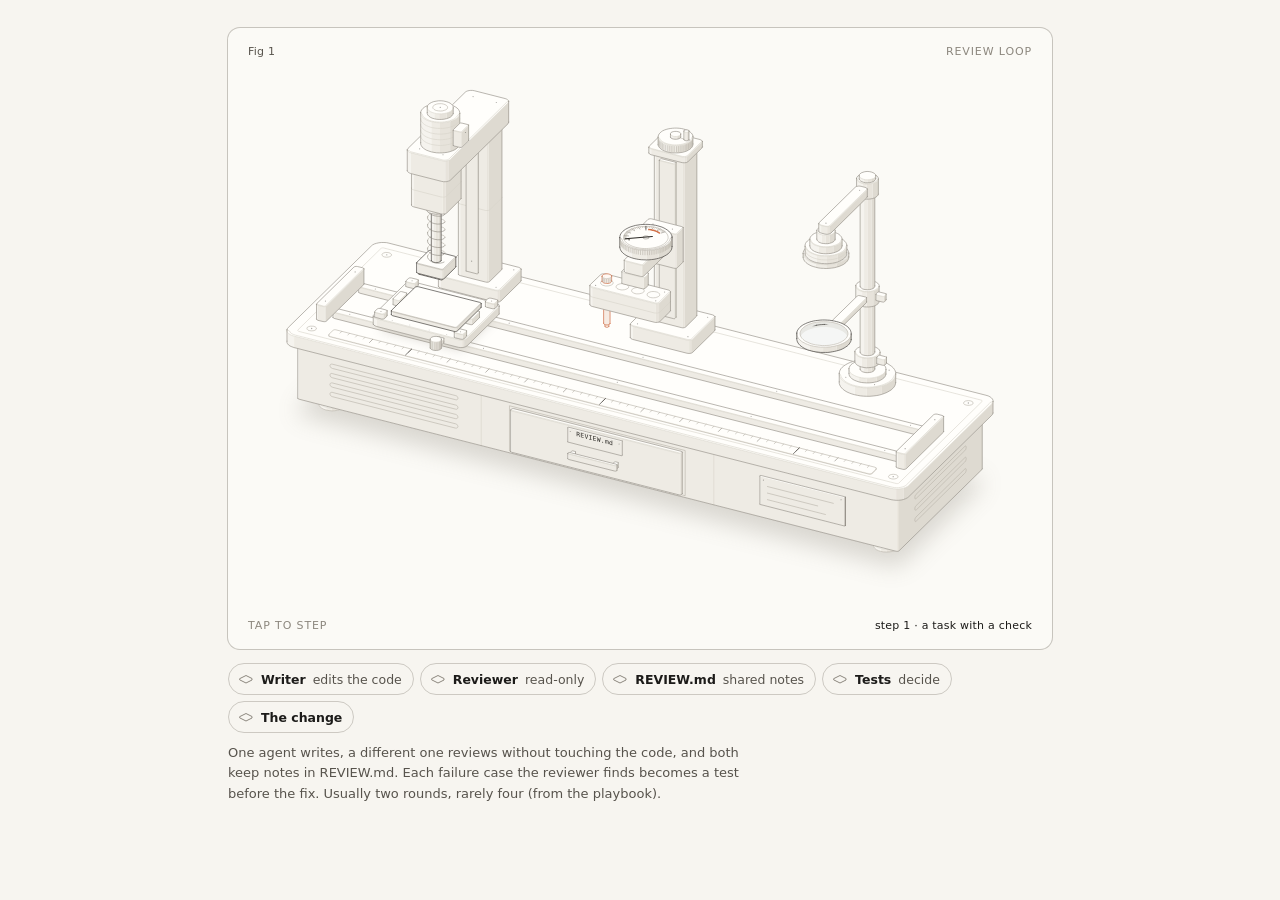
<file: artifacts/review-loop-anatomy/index.html>
<!doctype html>
<html lang="en">
<head>
  <meta charset="utf-8">
  <meta name="viewport" content="width=device-width, initial-scale=1">
  <title>Anatomy of a review loop</title>
  <link rel="stylesheet" href="style.css">
</head>
<body class="iso">
  <main class="rl-page">
    <figure class="iso-figure" data-figure>
      <div class="iso-plate">
        <div class="iso-plate-corners" aria-hidden="true">
          <span class="iso-plate-corner" data-corner="fig">Fig 1</span>
          <span class="iso-plate-corner" data-corner="title">Review loop</span>
          <span class="iso-plate-corner" data-corner="hint">Tap to step</span>
          <span class="iso-plate-corner" data-corner="readout" data-readout aria-live="polite"></span>
        </div>
        <div class="rl-stage" tabindex="0" role="slider" aria-label="Review loop bench. Tap, or press the arrow keys, to step through the loop; Space pauses." aria-valuemin="1" aria-valuemax="6" aria-valuenow="1"></div>
      </div>
      <figcaption class="iso-legend">
        <span class="rl-keys">
          <button class="rl-key" type="button" data-key="writer" aria-pressed="false"><svg class="iso-swatch" viewBox="0 0 16 10" aria-hidden="true"><path d="M2 4.5 8 1.5 14 4.5 14 6 8 9 2 6Z"/></svg><b>Writer</b> edits the code</button>
          <button class="rl-key" type="button" data-key="reviewer" aria-pressed="false"><svg class="iso-swatch" viewBox="0 0 16 10" aria-hidden="true"><path d="M2 4.5 8 1.5 14 4.5 14 6 8 9 2 6Z"/></svg><b>Reviewer</b> read-only</button>
          <button class="rl-key" type="button" data-key="drawer" aria-pressed="false"><svg class="iso-swatch" viewBox="0 0 16 10" aria-hidden="true"><path d="M2 4.5 8 1.5 14 4.5 14 6 8 9 2 6Z"/></svg><b>REVIEW.md</b> shared notes</button>
          <button class="rl-key" type="button" data-key="gauge" aria-pressed="false"><svg class="iso-swatch" viewBox="0 0 16 10" aria-hidden="true"><path d="M2 4.5 8 1.5 14 4.5 14 6 8 9 2 6Z"/></svg><b>Tests</b> decide</button>
          <button class="rl-key" type="button" data-key="shuttle" aria-pressed="false"><svg class="iso-swatch" viewBox="0 0 16 10" aria-hidden="true"><path d="M2 4.5 8 1.5 14 4.5 14 6 8 9 2 6Z"/></svg><b>The change</b></button>
        </span>
        <span class="iso-caption">One agent writes, a different one reviews without touching the code, and both keep notes in REVIEW.md. Each failure case the reviewer finds becomes a test before the fix. Usually two rounds, rarely four (from the playbook).</span>
      </figcaption>
    </figure>
  </main>
  <script type="module" src="main.js"></script>
</body>
</html>
</file>
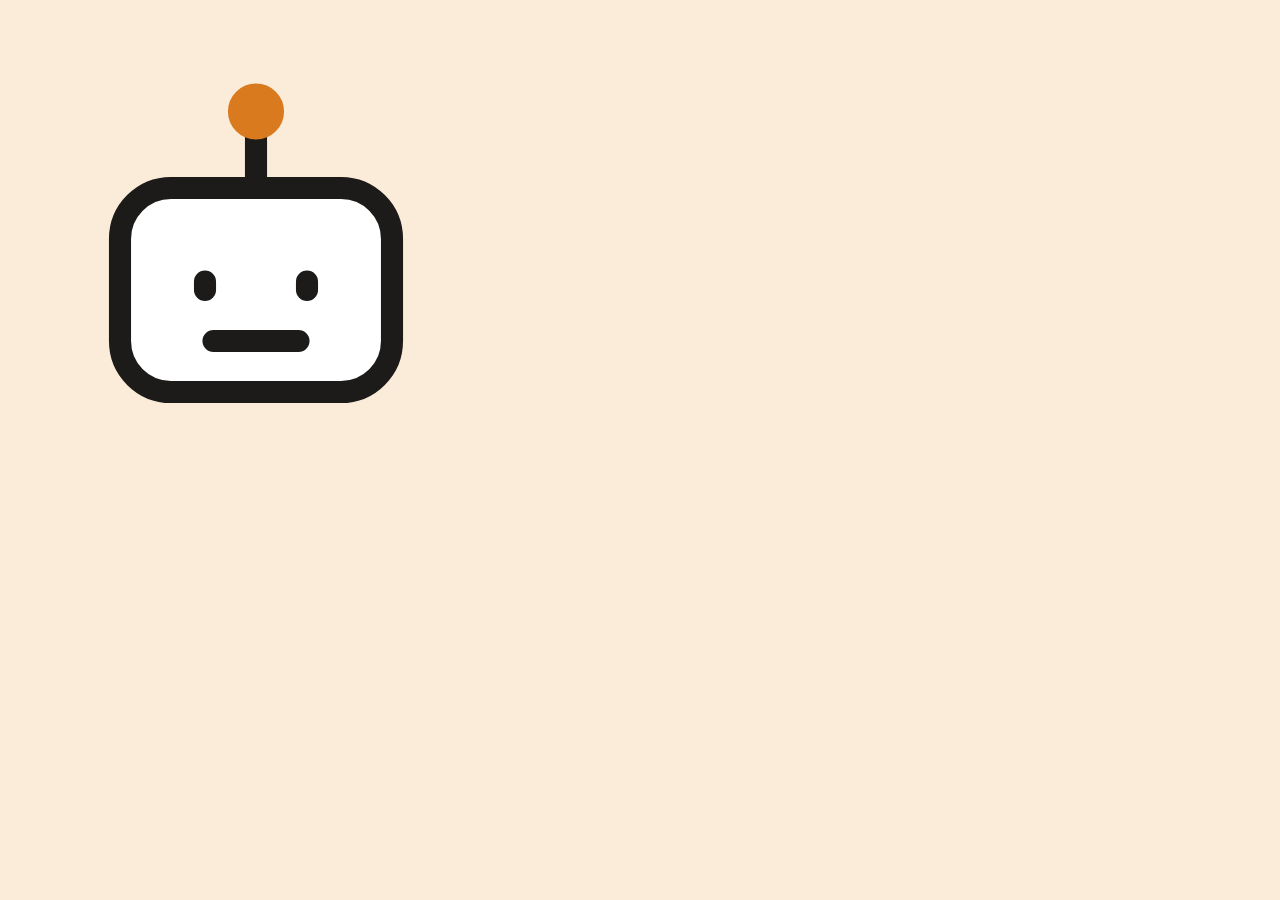
<file: assets/visuals/avatar.html>
<!doctype html><html lang="en"><head><meta charset="utf-8"><title>a/clanker avatar</title><link rel="stylesheet" href="tokens.css"><style>*{box-sizing:border-box}body{margin:0;width:512px;height:512px;background:var(--color-accent-subtle);padding:52px}svg{display:block;width:100%;height:100%}</style></head><body><svg viewBox="0 0 24 24" aria-label="Clanker" fill="none" stroke="var(--color-text)" stroke-width="1.3" stroke-linecap="round" stroke-linejoin="round"><rect x="4" y="8" width="16" height="12" rx="3" fill="var(--color-surface)"/><path d="M12 8V4.5"/><circle cx="12" cy="3.5" r="1" fill="var(--color-accent-fill)" stroke="var(--color-accent-fill)"/><path d="M9 13.5v.5M15 13.5v.5M9.5 17h5"/></svg></body></html>
</file>
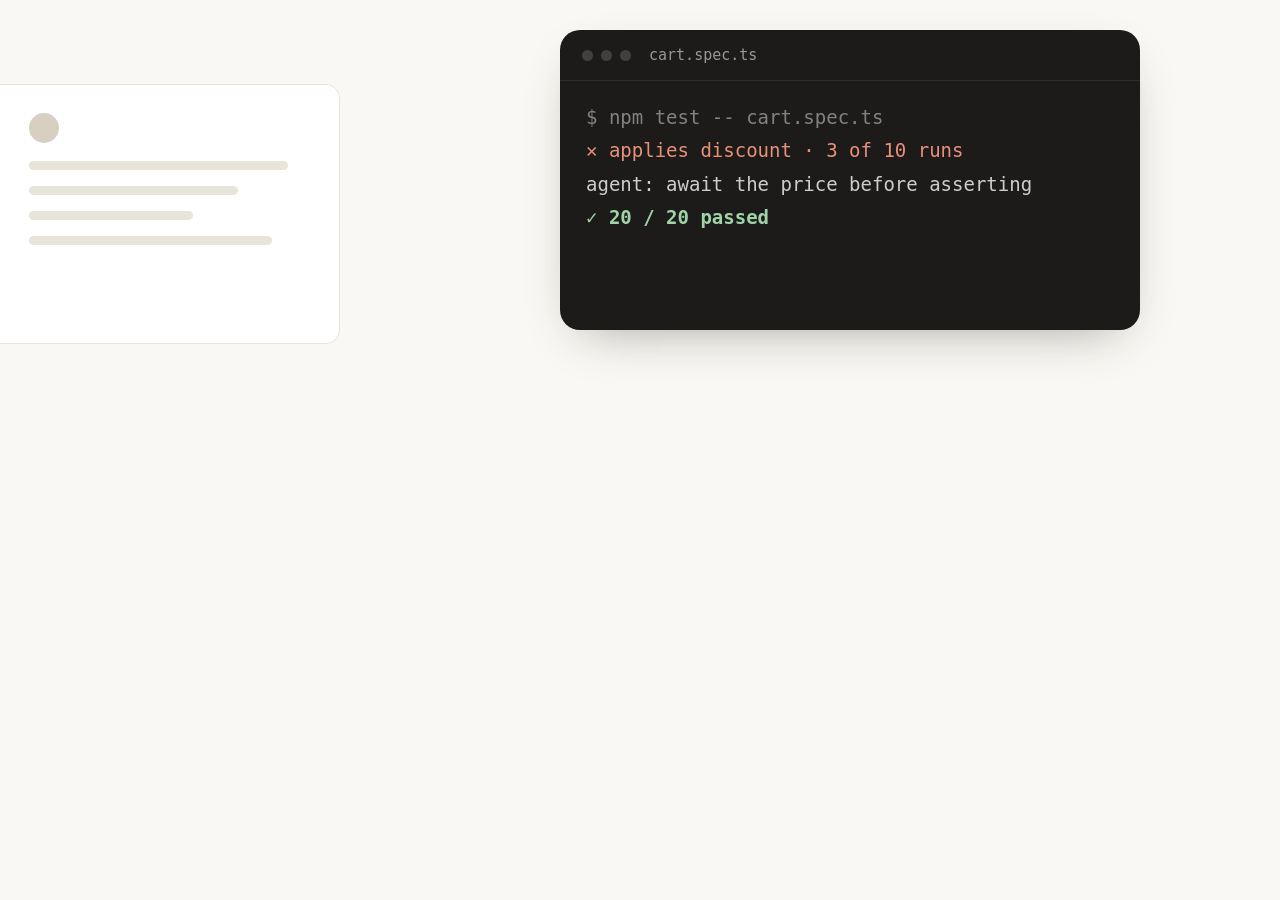
<file: assets/visuals/cover.html>
<!doctype html><html lang="en"><head><meta charset="utf-8"><title>a/clanker cover</title><link rel="stylesheet" href="tokens.css"><style>
*{box-sizing:border-box}body{margin:0;width:1200px;height:264px;overflow:hidden;font-family:var(--font-sans);background:var(--color-bg);color:var(--color-text);-webkit-font-smoothing:antialiased}
.ghost{position:absolute;left:-60px;top:84px;width:400px;height:260px;border:1px solid var(--color-border);border-radius:var(--radius-lg);background:var(--color-surface);padding:28px 28px 0 88px}
.ghost b{display:block;width:30px;height:30px;border-radius:50%;background:var(--color-border-strong);margin:0 0 18px}
.ghost i{display:block;height:9px;border-radius:5px;background:var(--color-border);margin:0 0 16px}
.ghost i:nth-of-type(1){width:92%}.ghost i:nth-of-type(2){width:74%}.ghost i:nth-of-type(3){width:58%}.ghost i:nth-of-type(4){width:86%}
.term{position:absolute;left:560px;top:30px;width:580px;height:300px;border-radius:20px;background:#1c1b19;box-shadow:0 18px 50px -24px rgb(28 27 25 / .45);overflow:hidden;font-family:var(--font-mono, ui-monospace, SFMono-Regular, Menlo, monospace)}
.bar{display:flex;align-items:center;gap:8px;padding:16px 22px;border-bottom:1px solid rgb(255 255 255 / .08)}
.bar span{width:11px;height:11px;border-radius:50%;background:rgb(255 255 255 / .16)}
.bar em{margin-left:10px;font-style:normal;font-size:15px;color:rgb(255 255 255 / .55)}
.body{padding:20px 26px;font-size:19px;line-height:1.75}
.agent{color:rgb(255 255 255 / .78)}.dim{color:rgb(255 255 255 / .45)}.fail{color:#e8907a}.ok{color:#9fd3a8;font-weight:700}
</style></head><body>
<div class="ghost"><b></b><i></i><i></i><i></i><i></i></div>
<div class="term"><div class="bar"><span></span><span></span><span></span><em>cart.spec.ts</em></div><div class="body"><div class="dim">$ npm test -- cart.spec.ts</div><div class="fail">✕ applies discount · 3 of 10 runs</div><div class="agent">agent: await the price before asserting</div><div class="ok">✓ 20 / 20 passed</div></div></div>
</body></html>
</file>
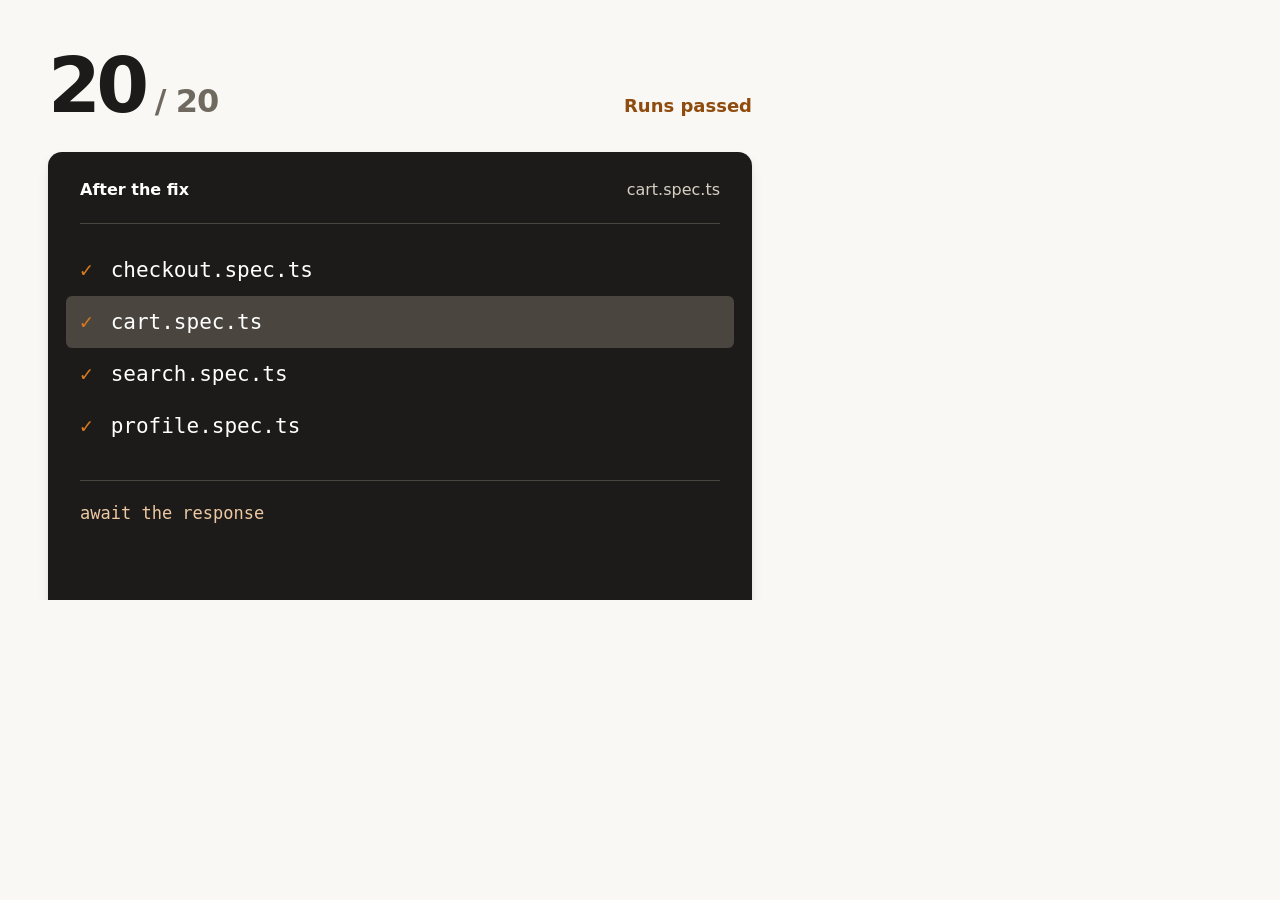
<file: assets/visuals/flaky-preview.html>
<!doctype html><html lang="en"><head><meta charset="utf-8"><title>Flaky tests preview</title><link rel="stylesheet" href="tokens.css"><style>
*{box-sizing:border-box}body{margin:0;width:800px;height:600px;overflow:hidden;font-family:var(--font-sans);background:var(--color-bg);color:var(--color-text)}.stage{position:relative;width:800px;height:600px;padding:48px;overflow:hidden}.result{display:flex;align-items:baseline;gap:14px;margin:0 0 28px}.number{font-size:76px;line-height:1;font-weight:650;letter-spacing:-.06em;font-variant-numeric:tabular-nums}.of{font-size:32px;color:var(--color-text-tertiary);letter-spacing:-.03em}.passed{margin-left:auto;font-size:18px;font-weight:600;color:var(--color-accent-text)}.terminal{width:704px;height:492px;background:var(--color-ink);color:var(--color-on-ink);border-radius:var(--radius-lg);padding:28px 32px;box-shadow:var(--shadow-md)}.terminal-head{display:flex;align-items:center;justify-content:space-between;font-size:16px;padding-bottom:24px;border-bottom:1px solid var(--color-text-secondary)}.terminal-head span:last-child{color:var(--color-border-strong)}.rows{padding-top:20px;font-family:var(--font-mono);font-size:21px}.row{display:flex;gap:18px;padding:14px 0;align-items:center}.tick{color:var(--color-accent-fill)}.row.focus{background:var(--color-text-secondary);margin:0 -14px;padding-inline:14px;border-radius:var(--radius-sm)}.fix{margin-top:28px;padding-top:22px;border-top:1px solid var(--color-text-secondary);font-family:var(--font-mono);font-size:17px;color:var(--color-accent-border)}
</style></head><body><main class="stage"><div class="result"><span class="number">20<span class="of"> / 20</span></span><span class="passed">Runs passed</span></div><div class="terminal"><div class="terminal-head"><b>After the fix</b><span>cart.spec.ts</span></div><div class="rows"><div class="row"><span class="tick">✓</span><span>checkout.spec.ts</span></div><div class="row focus"><span class="tick">✓</span><span>cart.spec.ts</span></div><div class="row"><span class="tick">✓</span><span>search.spec.ts</span></div><div class="row"><span class="tick">✓</span><span>profile.spec.ts</span></div></div><div class="fix">await the response</div></div></main></body></html>
</file>
<file: artifacts/review-loop-anatomy/style.css>
/* Anatomy of a review loop. Kit styles from Anatomy (MIT), tokens in the Abstracts palette. */
.iso{
  --accent:#c2410c;
  --anatomy-page:#f7f5f0;--anatomy-card:#fbfaf6;--anatomy-text:#57534c;--anatomy-strong:#1c1b19;--anatomy-muted:#8c877e;
  --anatomy-paper:#fbfaf6;--anatomy-face:#ffffff;--anatomy-top:#fffefb;
  --anatomy-shade-0:#dedad1;--anatomy-shade-1:#e7e3db;--anatomy-shade-2:#eeebe4;--anatomy-shade-3:#f5f3ee;
  --anatomy-lit-top:#fff8f3;--anatomy-lit-shade:#f6e9df;
  --anatomy-hi:#2a2824;--anatomy-mid:#8c877e;--anatomy-lo:#b7b2a8;--anatomy-faint:#d7d3ca;--anatomy-lit:var(--accent);
  --anatomy-halo:#8a8478;--anatomy-halo-opacity:.3;--anatomy-dot:#3a3833;
  --anatomy-red:var(--accent);--anatomy-green:#4d7c5a;--anatomy-blue:#4f6b8a;
  --anatomy-weight:.6px;--anatomy-ease:cubic-bezier(.32,.72,0,1);
  --anatomy-mono:ui-monospace,"SF Mono",Menlo,Consolas,monospace;
  --void:#cfcac0;--glass:#e9f0f1;--glass-opacity:.38;--pool:#f4c9a4;--pool-opacity:.55;
}
@media (prefers-color-scheme:dark){
  .iso{
    --accent:#f0773a;
    --anatomy-page:#1c1b19;--anatomy-card:#23221f;--anatomy-text:#b9b4ab;--anatomy-strong:#f2efe9;--anatomy-muted:#7f7a71;
    --anatomy-paper:#23221f;--anatomy-face:#34322e;--anatomy-top:#363430;
    --anatomy-shade-0:#22211e;--anatomy-shade-1:#282723;--anatomy-shade-2:#2d2c28;--anatomy-shade-3:#32302c;
    --anatomy-lit-top:#45352a;--anatomy-lit-shade:#382c23;
    --anatomy-hi:#eeeae2;--anatomy-mid:#928d83;--anatomy-lo:#5e5a52;--anatomy-faint:#413e39;
    --anatomy-halo:#000000;--anatomy-halo-opacity:.8;--anatomy-dot:#ece8e0;
    --void:#141311;--glass:#9fb4b8;--glass-opacity:.16;--pool:#ffd2a8;--pool-opacity:.32;
  }
}
.iso-svg{display:block;width:100%;height:auto;overflow:visible}
.iso-svg path,.iso-svg circle{vector-effect:non-scaling-stroke}
.iso-fill{fill:var(--anatomy-paper);stroke:none}
.iso-solid[data-lit]>.iso-fill{fill:var(--anatomy-face)}
.iso-shade,.iso-top{stroke:none}
.iso-shade[data-shade="0"]{fill:var(--anatomy-shade-0)}
.iso-shade[data-shade="1"]{fill:var(--anatomy-shade-1)}
.iso-shade[data-shade="2"]{fill:var(--anatomy-shade-2)}
.iso-shade[data-shade="3"]{fill:var(--anatomy-shade-3)}
.iso-top{fill:var(--anatomy-top)}
.iso-solid[data-lit]>.iso-top{fill:var(--anatomy-lit-top)}
.iso-solid[data-lit]>.iso-shade{fill:var(--anatomy-lit-shade)}
.iso-solid[data-seamless]>.iso-shade,.iso-solid[data-seamless]>.iso-top{stroke-width:.4;stroke-linejoin:round}
.iso-solid[data-seamless]>.iso-shade[data-shade="0"]{stroke:var(--anatomy-shade-0)}
.iso-solid[data-seamless]>.iso-shade[data-shade="1"]{stroke:var(--anatomy-shade-1)}
.iso-solid[data-seamless]>.iso-shade[data-shade="2"]{stroke:var(--anatomy-shade-2)}
.iso-solid[data-seamless]>.iso-shade[data-shade="3"]{stroke:var(--anatomy-shade-3)}
.iso-solid[data-seamless]>.iso-top{stroke:var(--anatomy-top)}
.iso-solid[data-seamless][data-lit]>.iso-top{stroke:var(--anatomy-lit-top)}
.iso-solid[data-seamless][data-lit]>.iso-shade{stroke:var(--anatomy-lit-shade)}
.iso-solid[data-lit]>.iso-edge{stroke:var(--anatomy-lit)}
.iso-halo{fill:var(--anatomy-halo);stroke:none;filter:blur(9px);opacity:var(--anatomy-halo-opacity);transform:translateY(3px)}
.iso-line{fill:none;stroke:var(--anatomy-lo);stroke-width:var(--anatomy-weight);stroke-linecap:round;stroke-linejoin:round}
.iso-line[data-tone="hi"]{stroke:var(--anatomy-hi)}
.iso-line[data-tone="mid"]{stroke:var(--anatomy-mid)}
.iso-line[data-tone="lo"]{stroke:var(--anatomy-lo)}
.iso-line[data-tone="faint"]{stroke:var(--anatomy-faint)}
.iso-line[data-tone="lit"]{stroke:var(--anatomy-lit)}
.iso-line[data-tone="red"]{stroke:var(--anatomy-red)}
.iso-line[data-tone="green"]{stroke:var(--anatomy-green)}
.iso-line[data-tone="blue"]{stroke:var(--anatomy-blue)}
.iso-line[data-dotted]{stroke-dasharray:.01 3.5;stroke-width:1}
.iso-line[data-dashed]{stroke-dasharray:3 3}
.iso-line[data-flow]{stroke-dasharray:2 6}
.iso-wire-end{fill:var(--anatomy-paper);stroke:var(--anatomy-lo);stroke-width:var(--anatomy-weight)}
.iso-wire[data-tone="hi"] .iso-wire-end{stroke:var(--anatomy-hi)}
.iso-wire[data-tone="mid"] .iso-wire-end{stroke:var(--anatomy-mid)}
.iso-wire[data-tone="faint"] .iso-wire-end{stroke:var(--anatomy-faint)}
.iso-wire[data-tone="lit"] .iso-wire-end{stroke:var(--anatomy-lit)}
.iso-dots circle{fill:var(--anatomy-dot);stroke:none;opacity:.32}
.iso-dots[data-tone="hi"] circle{opacity:.85}
.iso-dots[data-tone="mid"] circle{opacity:.45}
.iso-dots[data-tone="lo"] circle{opacity:.22}
.iso-dots[data-tone="faint"] circle{opacity:.12}
.iso-face-text{fill:var(--anatomy-mid);font-family:var(--anatomy-mono);letter-spacing:.04em}
.iso-face-text[data-tone="hi"]{fill:var(--anatomy-hi)}
.iso-face-text[data-tone="lo"]{fill:var(--anatomy-lo)}
.iso-face-text[data-tone="faint"]{fill:var(--anatomy-faint)}
.tb-body{fill:var(--anatomy-shade-2);stroke:none}
.tb-shine{fill:var(--anatomy-top);stroke:none}
.tb-shade{fill:var(--anatomy-shade-0);stroke:none}
.tb-ring{fill:none;stroke:var(--anatomy-lo);stroke-width:.45;stroke-linecap:butt;stroke-linejoin:round}
.tb-ring[data-tone="mid"]{stroke:var(--anatomy-mid)}
.tb-ring[data-tone="faint"]{stroke:var(--anatomy-faint)}
.tb-ring[data-tone="hi"]{stroke:var(--anatomy-hi)}
@keyframes iso-flow{to{stroke-dashoffset:-32}}
@keyframes iso-pulse{0%,100%{opacity:.18}12%{opacity:1}40%{opacity:.18}}
.iso-line[data-flow]{animation:iso-flow 1600ms linear infinite}
.iso-dots circle[data-pulse]{animation:iso-pulse 1600ms steps(1,end) infinite;animation-delay:var(--pulse-at,0ms)}
.iso-figure{margin:32px 0 36px}
.iso-plate{position:relative;padding:52px 24px;border-radius:0;background:var(--anatomy-card);box-shadow:0 0 0 1px var(--anatomy-mid);--anatomy-paper:var(--anatomy-card)}
.iso-plate-corners{position:absolute;inset:18px 20px;pointer-events:none}
.iso-plate-corner{position:absolute;color:var(--anatomy-muted);font-family:var(--anatomy-mono);font-size:10.5px;line-height:1;letter-spacing:.04em;white-space:nowrap}
.iso-plate-corner[data-corner="fig"]{top:0;left:0;color:var(--anatomy-text)}
.iso-plate-corner[data-corner="title"]{top:0;right:0;text-transform:uppercase;letter-spacing:.1em}
.iso-plate-corner[data-corner="hint"]{bottom:0;left:0;text-transform:uppercase;letter-spacing:.1em}
.iso-plate-corner[data-corner="readout"]{right:0;bottom:0;color:var(--anatomy-text);font-variant-numeric:tabular-nums}
.iso-plate .iso-svg{margin:0 auto}
.iso-legend{display:grid;gap:8px;margin-top:12px;color:var(--anatomy-muted);font-size:13px;line-height:1.55}
.iso-keys{display:flex;flex-wrap:wrap;gap:6px 18px}
.iso-key{display:inline-flex;align-items:center;gap:7px}
.iso-swatch{width:16px;height:10px;flex:none;overflow:visible}
.iso-swatch path{fill:none;stroke:var(--anatomy-hi);stroke-width:1;vector-effect:non-scaling-stroke;stroke-linejoin:round;stroke-linecap:round}
.iso-swatch[data-mark="raised"] path,.iso-swatch[data-mark="flat"] path{stroke:var(--anatomy-mid)}
.iso-swatch[data-mark="lit"] path{stroke:var(--anatomy-lit)}
.iso-swatch[data-mark="dim"] path{stroke:var(--anatomy-lo)}
.iso-swatch[data-mark="dotted"] path{stroke-dasharray:.01 3;stroke-width:1.4}
.iso-swatch[data-mark="dashed"] path{stroke-dasharray:3 2.5}
.iso-swatch[data-mark="red"] path{stroke:var(--anatomy-red)}
.iso-swatch[data-mark="green"] path{stroke:var(--anatomy-green)}
.iso-swatch[data-mark="blue"] path{stroke:var(--anatomy-blue)}
.iso-swatch-crease{stroke:var(--anatomy-lo)!important}
@media (max-width:560px){.iso-plate{padding:48px 12px 70px}.iso-plate-corner[data-corner="hint"]{bottom:18px}}
@media (prefers-reduced-motion:reduce){.iso-line[data-flow],.iso-dots circle[data-pulse]{animation:none}}

/* Page */
*{box-sizing:border-box}
html{color-scheme:light dark}
body{margin:0;background:var(--anatomy-page);color:var(--anatomy-strong);font:14px/1.5 system-ui,-apple-system,"Segoe UI",Roboto,sans-serif;-webkit-font-smoothing:antialiased;-webkit-tap-highlight-color:transparent}
.rl-page{width:min(880px,100%,max(560px,calc((100vh - 170px) * 1.45)));margin:0 auto;padding:clamp(10px,3vw,28px)}
.iso-figure{margin:0}
.iso-plate{padding:46px 18px 50px;border-radius:12px;box-shadow:0 0 0 1px color-mix(in srgb,var(--anatomy-mid) 45%,transparent)}
.iso-plate-corner{font-family:inherit;font-size:11px;letter-spacing:.02em}
.iso-plate-corner[data-corner="title"],.iso-plate-corner[data-corner="hint"]{letter-spacing:.08em}
.iso-plate-corner[data-corner="readout"]{color:var(--anatomy-strong);font-variant-numeric:tabular-nums}
.rl-stage{display:block;outline:none;cursor:pointer;touch-action:manipulation;user-select:none;-webkit-user-select:none}
.rl-stage:focus-visible{outline:1px solid var(--anatomy-muted);outline-offset:6px;border-radius:6px}
.iso-legend{margin-top:14px;gap:10px}
.rl-keys{display:flex;flex-wrap:wrap;gap:6px}
.rl-key{display:inline-flex;align-items:center;gap:7px;min-height:32px;padding:4px 11px 4px 9px;border:1px solid color-mix(in srgb,var(--anatomy-mid) 40%,transparent);border-radius:999px;background:transparent;color:var(--anatomy-text);font:inherit;font-size:12.5px;cursor:pointer}
.rl-key b{font-weight:600;color:var(--anatomy-strong)}
.rl-key:hover,.rl-key[aria-pressed="true"]{border-color:var(--accent);color:var(--anatomy-strong)}
.rl-key:focus-visible{outline:2px solid var(--accent);outline-offset:2px}
.rl-key .iso-swatch path{stroke:var(--anatomy-mid)}
.rl-key:hover .iso-swatch path,.rl-key[aria-pressed="true"] .iso-swatch path{stroke:var(--accent)}
.iso-caption{color:var(--anatomy-text);font-size:13px;max-width:62ch}
@media (max-width:560px){.iso-plate{padding:40px 0 62px;overflow:hidden}.iso-plate-corner[data-corner="hint"]{bottom:18px}.iso-plate .rl-stage .iso-svg{width:107%;margin:-2% -3.5% -3%}}

/* Figure */
.rl-void{fill:var(--void);stroke:none}
.rl-glass{fill:var(--glass);fill-opacity:var(--glass-opacity);stroke:none}
.rl-pool{fill:url(#rl-pool-g);mix-blend-mode:multiply;pointer-events:none}
@media (prefers-color-scheme:dark){.rl-pool{mix-blend-mode:screen}}
.rl-pool-in{stop-color:var(--pool);stop-opacity:var(--pool-opacity)}
.rl-pool-out{stop-color:var(--pool);stop-opacity:0}
.rl-fail{fill:none;stroke:var(--accent);stroke-width:1.5px;stroke-linecap:butt;opacity:.75;vector-effect:non-scaling-stroke}
.rl-needle{stroke-width:1.1px}
[data-on] .iso-edge{stroke:var(--anatomy-lit)}
[data-on] .iso-line[data-tone="hi"]{stroke:var(--anatomy-lit)}
[data-on] .iso-face-text[data-tone="hi"]{fill:var(--anatomy-lit)}
[data-on] .iso-solid>.iso-top{fill:var(--anatomy-lit-top)}
[data-on] .iso-solid>.iso-shade{fill:var(--anatomy-lit-shade)}
[data-on] .iso-solid>.iso-fill{fill:var(--anatomy-face)}
.iso-edge,.iso-top,.iso-shade,.rl-needle{transition:stroke .35s var(--anatomy-ease),fill .35s var(--anatomy-ease)}
@media (prefers-reduced-motion:reduce){.iso-edge,.iso-top,.iso-shade,.rl-needle{transition:none}}
</file>
<file: assets/visuals/tokens.css>
:root {
  --sand-0: #ffffff;
  --sand-50: #faf8f4;
  --sand-100: #f5f2ec;
  --sand-150: #efeae1;
  --sand-200: #e9e4da;
  --sand-300: #d6cfc2;
  --sand-500: #8a847a;
  --sand-600: #6f695f;
  --sand-700: #4a463f;
  --sand-800: #2e2b27;
  --sand-900: #1c1b19;

  --amber-50: #fdf5eb;
  --amber-100: #fbebd9;
  --amber-300: #edc9a2;
  --amber-500: #d97a1e;
  --amber-600: #b05e16;
  --amber-800: #8f4c0e;

  --green-50: #e5f1e7;
  --green-700: #2d6a3e;
  --red-700: #a23b2a;

  --color-bg: var(--sand-50);
  --color-surface: var(--sand-0);
  --color-surface-sunken: var(--sand-100);
  --color-hover: #f3efe8;
  --color-selected: var(--sand-150);
  --color-overlay: rgb(28 27 25 / 0.42);
  --color-glass: rgb(250 248 244 / 0.84);

  --color-text: var(--sand-900);
  --color-text-secondary: var(--sand-700);
  --color-text-tertiary: var(--sand-600);
  --color-text-placeholder: var(--sand-500);
  --color-text-inverse: var(--sand-0);

  --color-border: var(--sand-200);
  --color-border-strong: var(--sand-300);

  --color-accent-fill: var(--amber-500);
  --color-accent-strong: var(--amber-600);
  --color-accent-text: var(--amber-800);
  --color-accent-subtle: var(--amber-100);
  --color-accent-wash: var(--amber-50);
  --color-accent-border: var(--amber-300);

  --color-success: var(--green-700);
  --color-success-subtle: var(--green-50);
  --color-danger: var(--red-700);

  --color-ink: var(--sand-900);
  --color-ink-hover: var(--sand-800);
  --color-on-ink: var(--sand-0);
  --color-row-hover: #f7f4ee;
  --color-stage-light: #fbf9f5;
  --color-stage-dark: #ebe5d9;
  --color-focus: var(--amber-500);

  --font-sans: ui-sans-serif, system-ui, -apple-system, "Segoe UI", Roboto, "Helvetica Neue", sans-serif;
  --font-mono: ui-monospace, "SF Mono", "JetBrains Mono", Menlo, Consolas, monospace;

  --text-xs: 0.75rem;
  --text-sm: 0.8125rem;
  --text-base: 0.9375rem;
  --text-md: 1rem;
  --text-lg: 1.0625rem;
  --text-xl: 1.25rem;
  --text-2xl: 1.5rem;

  --leading-tight: 1.25;
  --leading-snug: 1.35;
  --leading-normal: 1.5;

  --weight-regular: 400;
  --weight-medium: 500;
  --weight-semibold: 600;
  --weight-bold: 650;
  --weight-heavy: 700;

  --tracking-tight: -0.015em;
  --tracking-tighter: -0.02em;
  --tracking-caps: 0.04em;

  --space-0-5: 2px;
  --space-1: 4px;
  --space-1-5: 6px;
  --space-2: 8px;
  --space-2-5: 10px;
  --space-3: 12px;
  --space-3-5: 14px;
  --space-4: 16px;
  --space-5: 20px;
  --space-6: 24px;
  --space-8: 32px;
  --space-10: 40px;

  --radius-xs: 4px;
  --radius-sm: 6px;
  --radius-md: 10px;
  --radius-lg: 14px;
  --radius-xl: 20px;
  --radius-full: 999px;
  --shadow-md: 0 6px 16px -4px rgb(28 27 25 / 0.12), 0 2px 4px rgb(28 27 25 / 0.05);
  --shadow-lg: 0 24px 48px -12px rgb(28 27 25 / 0.22), 0 4px 10px rgb(28 27 25 / 0.06);

  --ease-out: cubic-bezier(0.23, 1, 0.32, 1);
  --ease-drawer: cubic-bezier(0.32, 0.72, 0, 1);
  --duration-fast: 150ms;
  --duration-base: 200ms;
  --duration-slow: 300ms;
  --press-scale: 0.97;
  --press-scale-icon: 0.94;
  --press-scale-card: 0.98;
  --duration-press: 160ms;

  --sidebar-width: 248px;
  --sidebar-width-collapsed: 76px;
  --feed-width: 620px;
  --dialog-width: 600px;
  --tap-target: 44px;

  --z-sticky: 10;
  --z-nav: 20;
  --z-toast: 200;
}

@media (prefers-color-scheme: dark) {
  :root {
    --color-bg: #0e0e0d;
    --color-surface: #161614;
    --color-surface-sunken: #121211;
    --color-hover: #1b1a18;
    --color-selected: #22211e;
    --color-overlay: rgb(0 0 0 / 0.6);
    --color-glass: rgb(14 14 13 / 0.82);
    --color-text: #eeebe4;
    --color-text-secondary: #bdb8ae;
    --color-text-tertiary: #8a857b;
    --color-text-placeholder: #625e57;
    --color-text-inverse: #0e0e0d;
    --color-border: #262521;
    --color-border-strong: #383630;
    --color-accent-fill: #f0a04b;
    --color-accent-strong: #f0a04b;
    --color-accent-text: #f6c38a;
    --color-accent-subtle: rgb(240 160 75 / 0.13);
    --color-accent-wash: rgb(240 160 75 / 0.06);
    --color-accent-border: rgb(240 160 75 / 0.38);
    --color-success: #86d19a;
    --color-success-subtle: rgb(134 209 154 / 0.12);
    --color-danger: #f08f7d;
    --color-ink: #eeebe4;
    --color-ink-hover: #d9d5cc;
    --color-on-ink: #0e0e0d;
    --color-row-hover: #121211;
    --color-stage-light: #24231f;
    --color-stage-dark: #121210;
    --shadow-lg: 0 24px 48px -12px rgb(0 0 0 / 0.6), 0 0 0 1px #2a2925;
    --shadow-md: 0 6px 16px -4px rgb(0 0 0 / 0.5), 0 0 0 1px #2a2925;
  }
}
</file>
